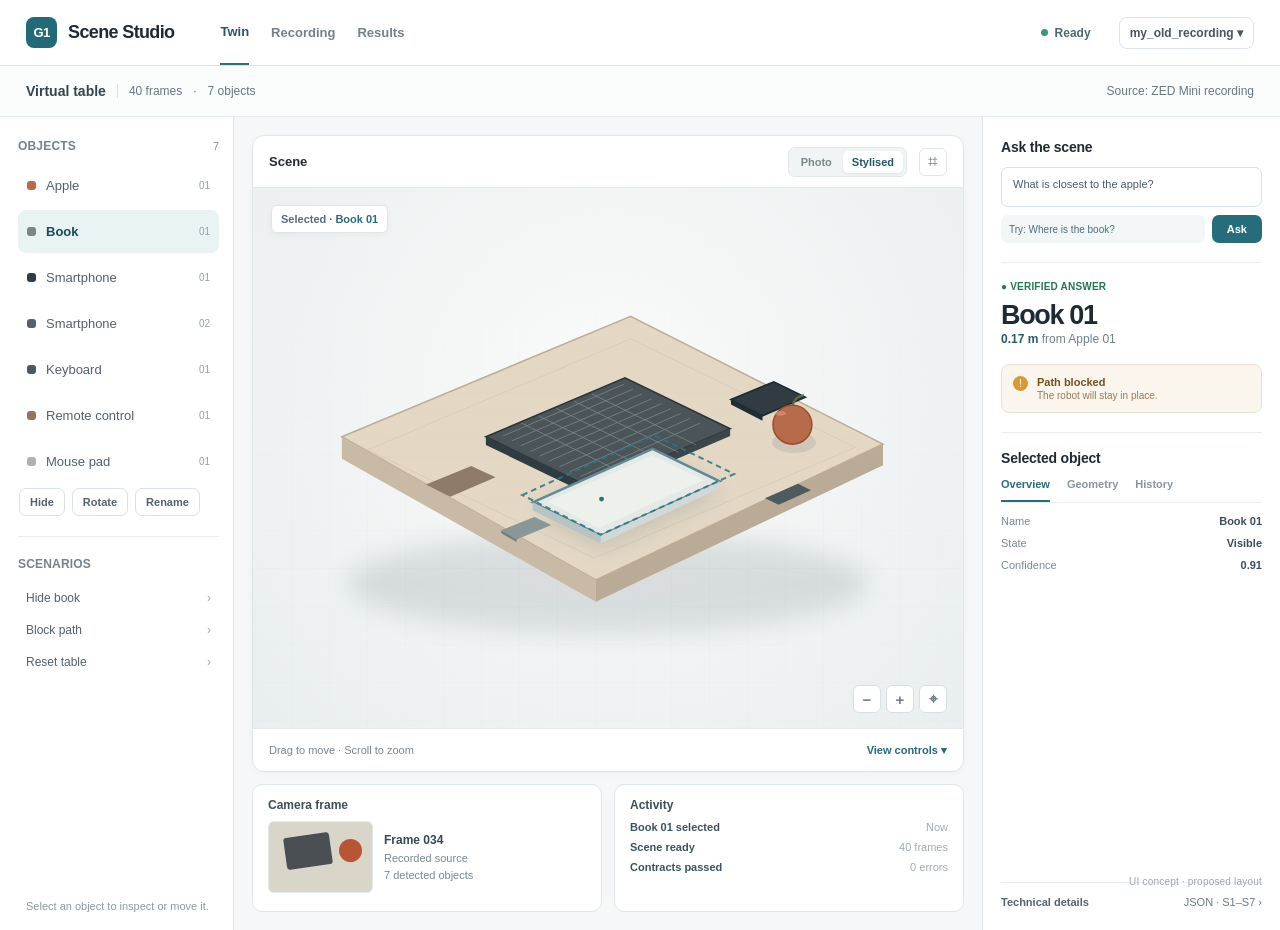
<file: design/scene-studio-light-preview.html>
<!doctype html>
<html lang="en">
<head>
<meta charset="utf-8">
<meta name="viewport" content="width=device-width, initial-scale=1">
<title>Scene Studio — light UI concept</title>
<style>
  :root{font-family:Inter,-apple-system,BlinkMacSystemFont,"Segoe UI",sans-serif;color:#202a35;background:#f5f7f8}
  *{box-sizing:border-box}body{margin:0}button,input{font:inherit}button{cursor:pointer}
  .shell{min-height:100vh;display:flex;flex-direction:column}.top{height:66px;display:flex;align-items:center;gap:28px;padding:0 26px;background:#fff;border-bottom:1px solid #dde4e8}
  .brand{display:flex;align-items:center;gap:11px;font-weight:700;font-size:18px;white-space:nowrap;letter-spacing:-.035em}
  .brandmark{display:grid;place-items:center;width:31px;height:31px;background:#226a77;color:#fff;border-radius:8px;font-size:13px;letter-spacing:-.05em}
  .nav{display:flex;align-self:stretch;align-items:center;gap:22px;margin-left:18px}.nav span{height:100%;display:flex;align-items:center;color:#73818b;font-size:13px;font-weight:600}
  .nav .active{color:#245765;border-bottom:2px solid #2c7180}.spacer{flex:1}.status{display:flex;align-items:center;gap:7px;color:#4a6972;font-size:12px;font-weight:600}
  .dot{width:7px;height:7px;border-radius:50%;background:#3d9773}.source{border:1px solid #dce4e7;border-radius:8px;padding:8px 10px;font-size:12px;font-weight:600;color:#475761;background:#fff;white-space:nowrap}
  .sub{height:51px;display:flex;align-items:center;gap:11px;padding:0 26px;border-bottom:1px solid #e4e9ec;background:#fbfcfc;font-size:12px;color:#687782}
  .sub b{color:#34444e;font-size:14px}.sub .sep{height:14px;border-left:1px solid #d8e0e4}.sub .count{margin-left:auto;font-variant-numeric:tabular-nums}
  .workspace{display:grid;grid-template-columns:234px minmax(500px,1fr) 298px;gap:0;min-height:calc(100vh - 117px)}
  .left{background:#fff;border-right:1px solid #e1e7ea;padding:22px 14px 16px 18px;display:flex;flex-direction:column;gap:20px}
  .section-head{display:flex;align-items:center;justify-content:space-between;margin-bottom:11px}.section-head h2{margin:0;font-size:12px;letter-spacing:.015em;text-transform:uppercase;color:#74838c;font-weight:700}.small-count{font-size:11px;color:#89969e}
  .objects{display:flex;flex-direction:column;gap:3px}.obj{display:flex;gap:10px;align-items:center;min-height:43px;padding:7px 9px;border-radius:8px;color:#52616b;font-size:13px}
  .obj.on{background:#eaf3f4;color:#174c58;font-weight:700}.sw{height:9px;width:9px;border-radius:3px;flex:0 0 auto}.obj em{margin-left:auto;font-size:10px;color:#96a2a9;font-style:normal;font-weight:500}
  .object-actions{display:flex;gap:7px;padding:5px 0 0 1px}.ghost{border:1px solid #d9e2e6;background:#fff;color:#52626b;border-radius:7px;padding:7px 10px;font-size:11px;font-weight:600}
  .divider{border-top:1px solid #ebeff1}.scenario{display:flex;align-items:center;justify-content:space-between;width:100%;border:0;background:transparent;border-radius:7px;text-align:left;padding:9px 8px;color:#51626b;font-size:12px}.scenario:hover{background:#f5f8f9}.scenario i{font-style:normal;color:#a3aeb4}
  .left-foot{margin-top:auto;color:#8c99a0;font-size:11px;line-height:1.5;padding:0 8px}
  .center{padding:18px;min-width:0}.scene-card{background:#fff;border:1px solid #dfe6e9;border-radius:12px;box-shadow:0 2px 8px #22343d08;overflow:hidden}
  .scene-toolbar{height:52px;display:flex;align-items:center;gap:12px;padding:0 16px;border-bottom:1px solid #e4e9eb}.scene-toolbar strong{font-size:13px;font-weight:700}.views{margin-left:auto;display:flex;align-items:center;background:#f1f4f5;border:1px solid #e1e7e9;border-radius:7px;padding:3px;gap:2px}
  .views span{font-size:11px;font-weight:600;color:#78868e;padding:5px 9px;border-radius:5px}.views .selected{background:#fff;color:#1e5966;box-shadow:0 1px 3px #18354014}.iconbtn{height:28px;width:28px;display:grid;place-items:center;border:1px solid #dfe6e8;border-radius:6px;background:#fff;color:#6d7a82;font-size:17px;line-height:1}
  .viewport{height:540px;position:relative;background:radial-gradient(circle at 50% 39%,#fafbfa 0%,#f0f3f3 60%,#e9eeef 100%);overflow:hidden}
  .viewport:before{content:"";position:absolute;inset:0;background-image:linear-gradient(#dfe7e87c 1px,transparent 1px),linear-gradient(90deg,#dfe7e87c 1px,transparent 1px);background-size:38px 38px;mask-image:linear-gradient(to bottom,transparent,#000 75%);opacity:.48}
  .scene-svg{position:absolute;width:min(90%,780px);height:96%;left:50%;top:50%;transform:translate(-50%,-48%)}
  .float-label{position:absolute;top:17px;left:18px;color:#596b74;background:#fff;border:1px solid #e0e7e9;border-radius:6px;padding:7px 9px;font-size:11px;font-weight:600;box-shadow:0 2px 6px #22343d0c}
  .float-label b{color:#2a6d78}.view-tools{position:absolute;right:16px;bottom:15px;display:flex;gap:5px}.view-tools span{display:grid;place-items:center;height:28px;width:28px;border-radius:6px;border:1px solid #d6e0e4;background:#fff;color:#6f808a;font-size:15px;font-weight:700}
  .scene-hint{height:43px;display:flex;align-items:center;gap:7px;padding:0 16px;color:#78858d;font-size:11px;border-top:1px solid #e4e9eb}.scene-hint .flex{flex:1}.scene-hint .link{color:#296a76;font-weight:700}
  .bottom{display:grid;grid-template-columns:1fr 1fr;gap:12px;margin-top:12px}.mini{background:#fff;border:1px solid #dfe6e9;border-radius:10px;padding:13px 15px;min-height:128px}.mini h3{margin:0 0 9px;font-size:12px;color:#3e4e58}
  .mini-row{display:flex;gap:11px;align-items:center}.thumb{width:105px;height:72px;border-radius:6px;border:1px solid #e2e7e9;background:#d9d6c9;position:relative;overflow:hidden;transform:translateZ(0)}
  .thumb:before{content:"";position:absolute;left:16px;top:13px;width:46px;height:32px;background:#494f53;transform:rotate(-8deg);border-radius:3px}.thumb:after{content:"";position:absolute;left:70px;top:17px;width:23px;height:23px;background:#b85537;border-radius:50%}
  .mini-meta{display:flex;flex-direction:column;gap:5px;color:#788791;font-size:11px}.mini-meta b{color:#344853;font-size:12px}.activity{display:flex;flex-direction:column;gap:8px;color:#61727b;font-size:11px}.activity div{display:flex;justify-content:space-between;gap:12px}.activity b{color:#3b535d;font-weight:600}.activity span{color:#a0acb1}
  .right{background:#fff;border-left:1px solid #e1e7ea;padding:22px 18px;display:flex;flex-direction:column;gap:19px}.right h2{margin:0 0 12px;font-size:14px;letter-spacing:-.015em}.query{height:40px;width:100%;padding:10px 11px;border:1px solid #d8e1e5;border-radius:7px;color:#475d67;background:#fff;font-size:11px;white-space:nowrap;overflow:hidden;text-overflow:ellipsis}.askrow{display:flex;gap:7px;margin-top:8px}.askrow .prompt{flex:1;border:0;background:#f2f6f7;color:#49707a;border-radius:7px;padding:8px;font-size:10px;text-align:left}.primary{border:0;background:#256d7b;color:#fff;border-radius:7px;padding:8px 15px;font-size:11px;font-weight:700}
  .answer{border-top:1px solid #e9eef0;padding-top:18px}.answer .verify{font-size:10px;color:#237752;font-weight:700;letter-spacing:.02em}.answer .result{font-size:27px;font-weight:700;letter-spacing:-.05em;margin:8px 0 1px}.answer .distance{font-size:12px;color:#70818b}.answer .distance b{color:#275b67;font-weight:700}
  .action{display:flex;gap:9px;align-items:flex-start;margin-top:18px;padding:11px;background:#faf5ed;border:1px solid #eee2cf;border-radius:8px;color:#8a6427}.action .sign{width:15px;height:15px;border-radius:50%;background:#d99a35;color:#fff;display:grid;place-items:center;font-size:10px;flex:0 0 auto}.action b{display:block;font-size:11px;color:#72511f}.action small{display:block;margin-top:2px;color:#977c57;font-size:10px}
  .inspect{border-top:1px solid #e9eef0;padding-top:17px}.inspect .tabs{display:flex;gap:17px;border-bottom:1px solid #e9eef0;margin-bottom:12px}.tabs span{padding:0 0 10px;font-size:11px;font-weight:700;color:#87959c}.tabs .sel{color:#296d79;border-bottom:2px solid #296d79}.field{display:flex;justify-content:space-between;margin:10px 0;font-size:11px;color:#7a8991}.field b{color:#3d4e58;font-weight:600}.details{margin-top:auto;border-top:1px solid #e9eef0;padding-top:13px;display:flex;align-items:center;justify-content:space-between;font-size:11px;color:#6c7b83}.details b{font-weight:600;color:#52646e}
  .concept{position:fixed;right:18px;bottom:13px;color:#9aa6ad;font-size:10px;letter-spacing:.02em}
  @media(max-width:1120px){.workspace{grid-template-columns:205px minmax(400px,1fr)}.right{grid-column:1/-1;border-left:0;border-top:1px solid #e1e7ea;display:grid;grid-template-columns:1fr 1fr 1fr}.right .details{grid-column:1/-1}.viewport{height:470px}}
  @media(max-width:700px){.top{padding:0 15px;gap:12px}.nav,.status{display:none}.sub{padding:0 15px}.workspace{display:flex;flex-direction:column}.left{order:2;border-right:0;border-top:1px solid #e1e7ea}.center{order:1;padding:10px}.right{order:3;display:block}.viewport{height:360px}.bottom{grid-template-columns:1fr}.source{margin-left:auto}.concept{display:none}}
</style>
</head>
<body>
<div class="shell">
  <header class="top"><div class="brand"><span class="brandmark">G1</span>Scene Studio</div><nav class="nav"><span class="active">Twin</span><span>Recording</span><span>Results</span></nav><div class="spacer"></div><div class="status"><span class="dot"></span>Ready</div><div class="source">my_old_recording ▾</div></header>
  <div class="sub"><b>Virtual table</b><span class="sep"></span><span>40 frames</span><span>·</span><span>7 objects</span><span class="count">Source: ZED Mini recording</span></div>
  <div class="workspace">
    <aside class="left">
      <div><div class="section-head"><h2>Objects</h2><span class="small-count">7</span></div><div class="objects">
        <div class="obj"><span class="sw" style="background:#bd684b"></span>Apple <em>01</em></div>
        <div class="obj on"><span class="sw" style="background:#7b8687"></span>Book <em>01</em></div>
        <div class="obj"><span class="sw" style="background:#303b46"></span>Smartphone <em>01</em></div>
        <div class="obj"><span class="sw" style="background:#52636b"></span>Smartphone <em>02</em></div>
        <div class="obj"><span class="sw" style="background:#4a5861"></span>Keyboard <em>01</em></div>
        <div class="obj"><span class="sw" style="background:#8f7663"></span>Remote control <em>01</em></div>
        <div class="obj"><span class="sw" style="background:#adb4b4"></span>Mouse pad <em>01</em></div>
      </div><div class="object-actions"><button class="ghost">Hide</button><button class="ghost">Rotate</button><button class="ghost">Rename</button></div></div>
      <div class="divider"></div><div><div class="section-head"><h2>Scenarios</h2></div><button class="scenario">Hide book <i>›</i></button><button class="scenario">Block path <i>›</i></button><button class="scenario">Reset table <i>›</i></button></div>
      <div class="left-foot">Select an object to inspect or move it.</div>
    </aside>
    <main class="center"><div class="scene-card">
      <div class="scene-toolbar"><strong>Scene</strong><div class="views"><span>Photo</span><span class="selected">Stylised</span></div><button class="iconbtn" aria-label="Fit view">⌗</button></div>
      <div class="viewport"><div class="float-label">Selected · <b>Book 01</b></div>
        <svg class="scene-svg" viewBox="0 0 790 540" role="img" aria-label="Isometric view of a desk with a selected book, an apple, a phone, a keyboard, and other objects">
          <defs><filter id="shadow" x="-30%" y="-30%" width="160%" height="160%"><feGaussianBlur stdDeviation="15"/></filter><pattern id="grain" width="55" height="55" patternUnits="userSpaceOnUse"><path d="M0 12H55M0 36H55" stroke="#dbcab0" stroke-width=".7" opacity=".45"/></pattern></defs>
          <ellipse cx="395" cy="412" rx="322" ry="63" fill="#60727b" opacity=".18" filter="url(#shadow)"/>
          <path d="M66 231 423 82 735 240 380 408Z" fill="#e4d8c5" stroke="#bcae98" stroke-width="2"/>
          <path d="M380 408 735 240 735 266 380 435Z" fill="#b9ab96"/>
          <path d="M66 231 380 408 380 435 66 258Z" fill="#c8baa4"/>
          <path d="M66 231 423 82 735 240 380 408Z" fill="url(#grain)" opacity=".9"/>
          <path d="M98 247 423 110 701 244 378 381Z" fill="none" stroke="#b6aa98" opacity=".3"/>
          <path d="M244 231 416 158 546 221 374 294Z" fill="#4b5559" stroke="#29353a" stroke-width="2"/>
          <path d="M244 231 374 294 374 304 244 241Z" fill="#303c43"/><path d="M374 294 546 221 546 230 374 304Z" fill="#3a464b"/>
          <g opacity=".45" stroke="#b6c0c2" stroke-width="1"><path d="M265 230 415 166M276 236 426 172M287 242 437 178M299 249 449 184M310 255 461 190M322 261 473 196M335 268 485 202M348 274 497 208M361 280 509 214"/><path d="M288 214 416 277M309 205 438 268M331 196 460 259M353 187 482 250M375 178 504 241"/></g>
          <path d="M306 327 453 261 536 300 389 367Z" fill="#253f4a" opacity=".17" filter="url(#shadow)"/>
          <path d="M302 312 450 246 533 286 386 353Z" fill="#e4e8e7" stroke="#608b95" stroke-width="3"/>
          <path d="M302 312 386 353 386 363 302 322Z" fill="#b8c3c4"/><path d="M386 353 533 286 533 295 386 363Z" fill="#d0d8d8"/>
          <path d="M320 311 450 254 513 284 384 344Z" fill="#eff2ed" opacity=".85"/>
          <path d="M289 303 452 229 551 277 386 352Z" fill="none" stroke="#287786" stroke-width="2.5" stroke-dasharray="7 5" opacity=".85"/>
          <path d="M547 185 600 163 639 182 586 205Z" fill="#303b42" stroke="#182b35" stroke-width="2"/><path d="M547 185 586 205 586 211 547 191Z" fill="#202d34"/>
          <path d="M589 307 630 289 646 297 606 315Z" fill="#4d5b5e"/><path d="M170 290 226 267 256 281 200 305Z" fill="#8f7b69"/>
          <ellipse cx="625" cy="238" rx="27" ry="13" fill="#384c54" opacity=".12"/>
          <circle cx="623" cy="216" r="24" fill="#b86b4a" stroke="#9a5037" stroke-width="2"/><path d="M623 192q4-12 14-12" fill="none" stroke="#5d6941" stroke-width="3"/><ellipse cx="608" cy="202" rx="7" ry="3" fill="#e9aa8a" opacity=".5"/>
          <path d="M262 347 304 330 325 340 282 358Z" fill="#899798"/><path d="M263 347 282 358 282 361 263 350Z" fill="#6d7d81"/>
          <circle cx="387" cy="308" r="3" fill="#267180"/>
        </svg>
        <div class="view-tools"><span>−</span><span>+</span><span>⌖</span></div>
      </div><div class="scene-hint"><span>Drag to move · Scroll to zoom</span><span class="flex"></span><span class="link">View controls ▾</span></div>
    </div><div class="bottom"><div class="mini"><h3>Camera frame</h3><div class="mini-row"><div class="thumb"></div><div class="mini-meta"><b>Frame 034</b><span>Recorded source</span><span>7 detected objects</span></div></div></div><div class="mini"><h3>Activity</h3><div class="activity"><div><b>Book 01 selected</b><span>Now</span></div><div><b>Scene ready</b><span>40 frames</span></div><div><b>Contracts passed</b><span>0 errors</span></div></div></div></div></main>
    <aside class="right"><div><h2>Ask the scene</h2><div class="query">What is closest to the apple?</div><div class="askrow"><button class="prompt">Try: Where is the book?</button><button class="primary">Ask</button></div></div>
      <div class="answer"><div class="verify">● VERIFIED ANSWER</div><div class="result">Book 01</div><div class="distance"><b>0.17 m</b> from Apple 01</div><div class="action"><span class="sign">!</span><div><b>Path blocked</b><small>The robot will stay in place.</small></div></div></div>
      <div class="inspect"><h2>Selected object</h2><div class="tabs"><span class="sel">Overview</span><span>Geometry</span><span>History</span></div><div class="field"><span>Name</span><b>Book 01</b></div><div class="field"><span>State</span><b>Visible</b></div><div class="field"><span>Confidence</span><b>0.91</b></div></div>
      <div class="details"><b>Technical details</b><span>JSON · S1–S7 ›</span></div>
    </aside>
  </div>
</div>
<div class="concept">UI concept · proposed layout</div>
</body>
</html>
</file>
